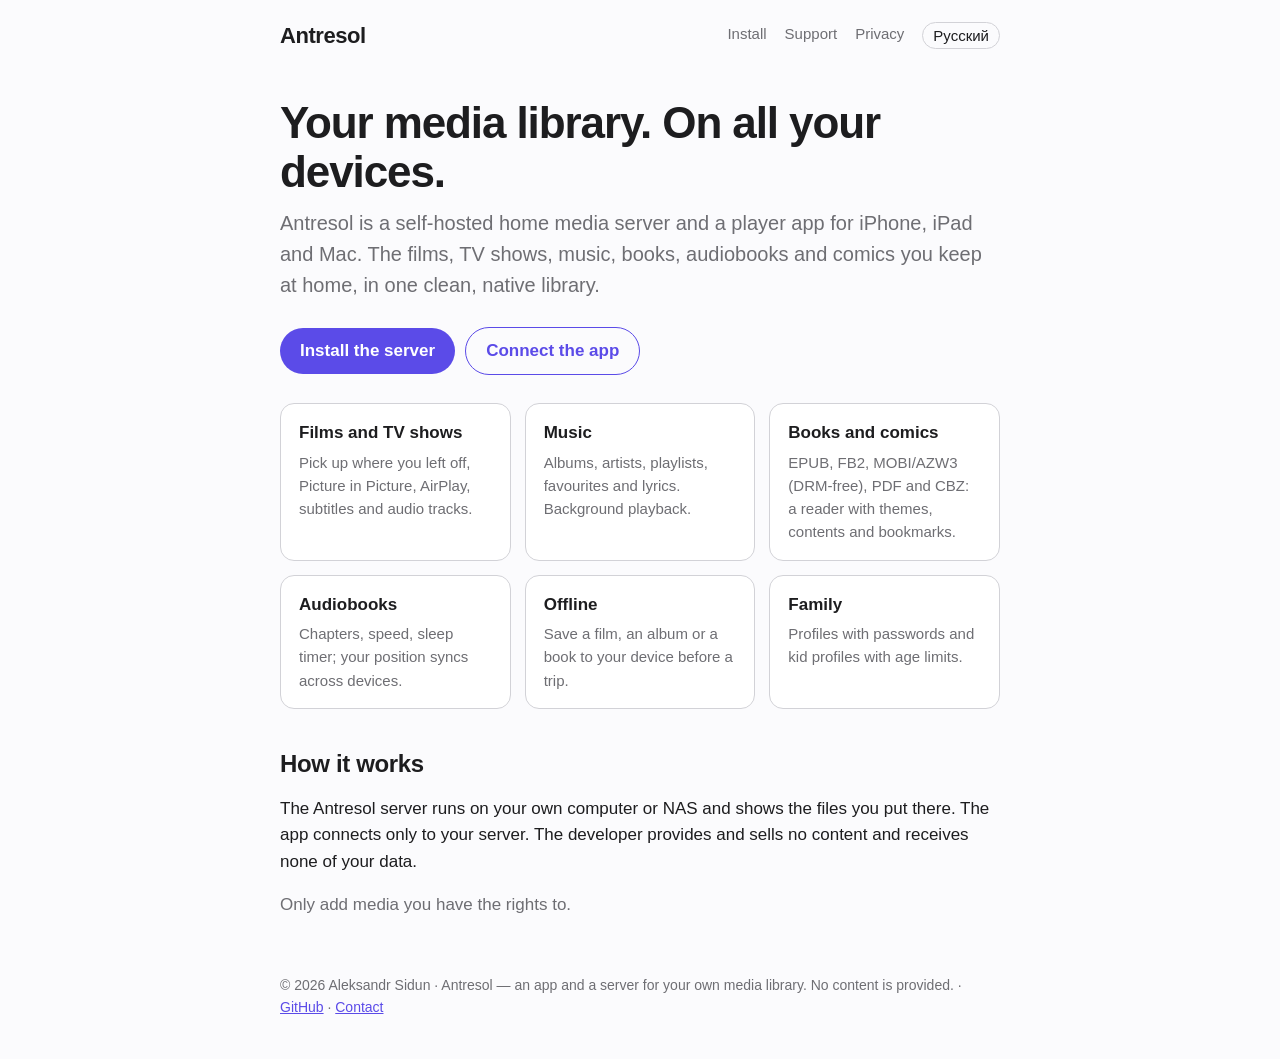
<file: docs/index.html>
<!doctype html>
<html lang="en"><head><meta charset="utf-8"><meta name="viewport" content="width=device-width,initial-scale=1">
<title>Antresol — your home media library</title><meta name="description" content="A self-hosted home media server and a player app for iPhone, iPad and Mac.">
<link rel="alternate" hreflang="en" href="https://sidun-av.github.io/antresol/index.html"><link rel="alternate" hreflang="ru" href="https://sidun-av.github.io/antresol/ru/index.html">
<link rel="stylesheet" href="style.css"></head>
<body><header><a class="brand" href="index.html">Antresol</a><nav><a href="install.html">Install</a><a href="support.html">Support</a><a href="privacy.html">Privacy</a><a class="lang" href="ru/index.html" hreflang="ru" lang="ru">Русский</a></nav></header>
<main>
<h1>Your media library. On all your devices.</h1>
<p class="lead">Antresol is a self-hosted home media server and a player app for iPhone, iPad and Mac. The films, TV shows, music, books, audiobooks and comics you keep at home, in one clean, native library.</p>
<p><a class="btn" href="install.html">Install the server</a><a class="btn secondary" href="support.html">Connect the app</a></p>
<div class="grid">
<div class="card"><h3>Films and TV shows</h3><p>Pick up where you left off, Picture in Picture, AirPlay, subtitles and audio tracks.</p></div>
<div class="card"><h3>Music</h3><p>Albums, artists, playlists, favourites and lyrics. Background playback.</p></div>
<div class="card"><h3>Books and comics</h3><p>EPUB, FB2, MOBI/AZW3 (DRM-free), PDF and CBZ: a reader with themes, contents and bookmarks.</p></div>
<div class="card"><h3>Audiobooks</h3><p>Chapters, speed, sleep timer; your position syncs across devices.</p></div>
<div class="card"><h3>Offline</h3><p>Save a film, an album or a book to your device before a trip.</p></div>
<div class="card"><h3>Family</h3><p>Profiles with passwords and kid profiles with age limits.</p></div>
</div>
<h2>How it works</h2>
<p>The Antresol server runs on your own computer or NAS and shows the files you put there. The app connects only to your server. The developer provides and sells no content and receives none of your data.</p>
<p class="muted">Only add media you have the rights to.</p>
</main>
<footer>© 2026 Aleksandr Sidun · Antresol — an app and a server for your own media library. No content is provided. · <a href="https://github.com/sidun-av/antresol">GitHub</a> · <a href="https://github.com/sidun-av/antresol/issues">Contact</a></footer>
</body></html>
</file>
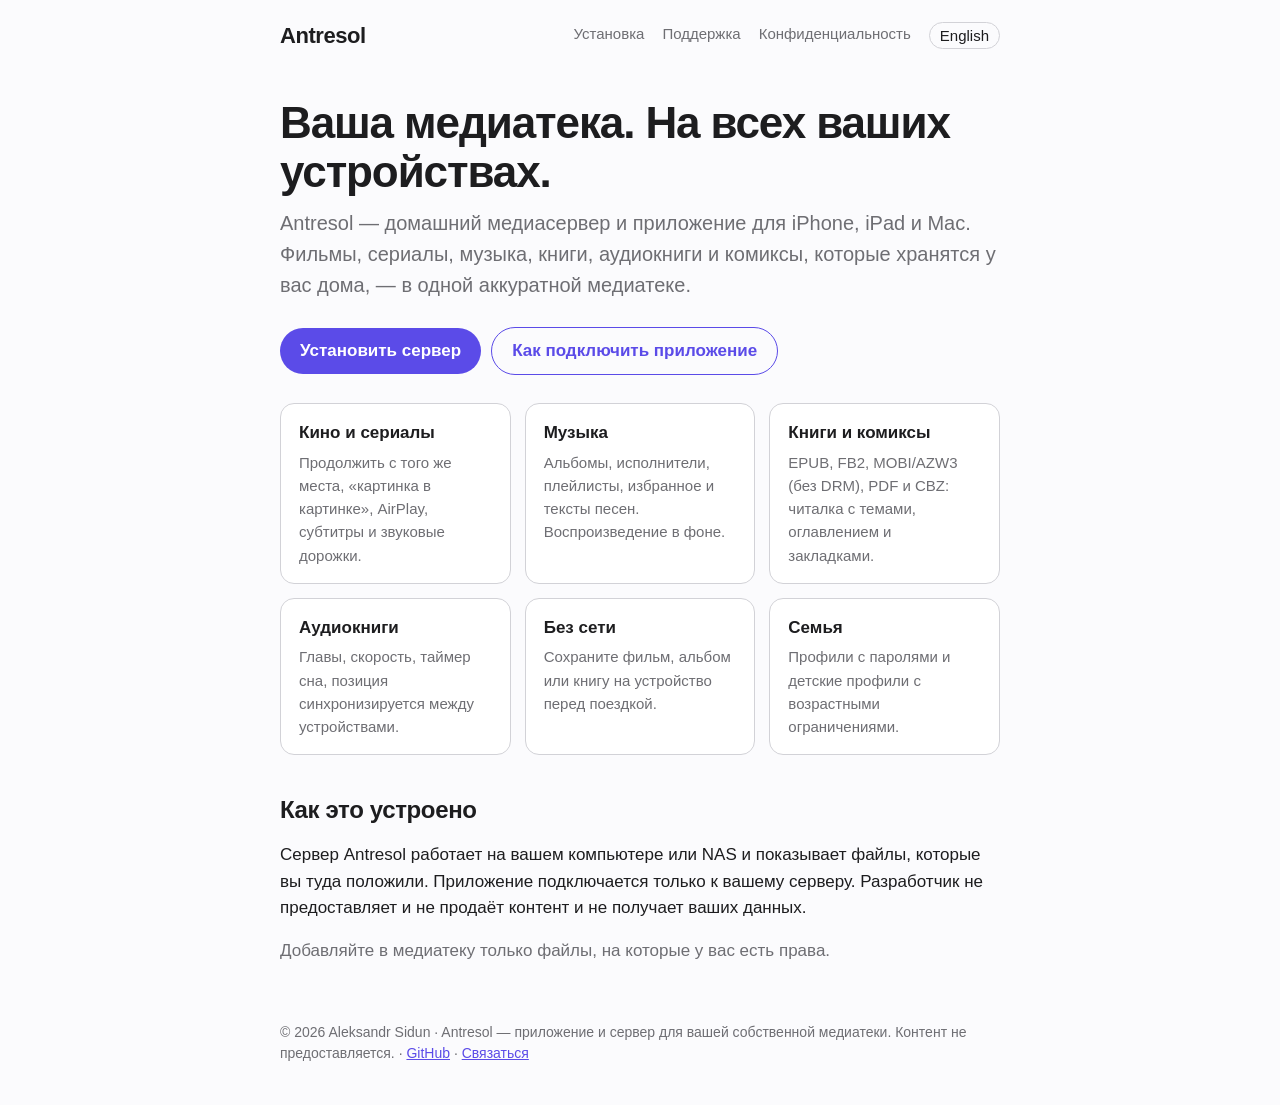
<file: docs/ru/index.html>
<!doctype html>
<html lang="ru"><head><meta charset="utf-8"><meta name="viewport" content="width=device-width,initial-scale=1">
<title>Antresol — домашняя медиатека</title><meta name="description" content="Домашний медиасервер и приложение для iPhone, iPad и Mac.">
<link rel="alternate" hreflang="en" href="https://sidun-av.github.io/antresol/index.html"><link rel="alternate" hreflang="ru" href="https://sidun-av.github.io/antresol/ru/index.html">
<link rel="stylesheet" href="../style.css"></head>
<body><header><a class="brand" href="index.html">Antresol</a><nav><a href="install.html">Установка</a><a href="support.html">Поддержка</a><a href="privacy.html">Конфиденциальность</a><a class="lang" href="../index.html" hreflang="en" lang="en">English</a></nav></header>
<main>
<h1>Ваша медиатека. На всех ваших устройствах.</h1>
<p class="lead">Antresol — домашний медиасервер и приложение для iPhone, iPad и Mac. Фильмы, сериалы, музыка, книги, аудиокниги и комиксы, которые хранятся у вас дома, — в одной аккуратной медиатеке.</p>
<p><a class="btn" href="install.html">Установить сервер</a><a class="btn secondary" href="support.html">Как подключить приложение</a></p>
<div class="grid">
<div class="card"><h3>Кино и сериалы</h3><p>Продолжить с того же места, «картинка в картинке», AirPlay, субтитры и звуковые дорожки.</p></div>
<div class="card"><h3>Музыка</h3><p>Альбомы, исполнители, плейлисты, избранное и тексты песен. Воспроизведение в фоне.</p></div>
<div class="card"><h3>Книги и комиксы</h3><p>EPUB, FB2, MOBI/AZW3 (без DRM), PDF и CBZ: читалка с темами, оглавлением и закладками.</p></div>
<div class="card"><h3>Аудиокниги</h3><p>Главы, скорость, таймер сна, позиция синхронизируется между устройствами.</p></div>
<div class="card"><h3>Без сети</h3><p>Сохраните фильм, альбом или книгу на устройство перед поездкой.</p></div>
<div class="card"><h3>Семья</h3><p>Профили с паролями и детские профили с возрастными ограничениями.</p></div>
</div>
<h2>Как это устроено</h2>
<p>Сервер Antresol работает на вашем компьютере или NAS и показывает файлы, которые вы туда положили. Приложение подключается только к вашему серверу. Разработчик не предоставляет и не продаёт контент и не получает ваших данных.</p>
<p class="muted">Добавляйте в медиатеку только файлы, на которые у вас есть права.</p>
</main>
<footer>© 2026 Aleksandr Sidun · Antresol — приложение и сервер для вашей собственной медиатеки. Контент не предоставляется. · <a href="https://github.com/sidun-av/antresol">GitHub</a> · <a href="https://github.com/sidun-av/antresol/issues">Связаться</a></footer>
</body></html>
</file>
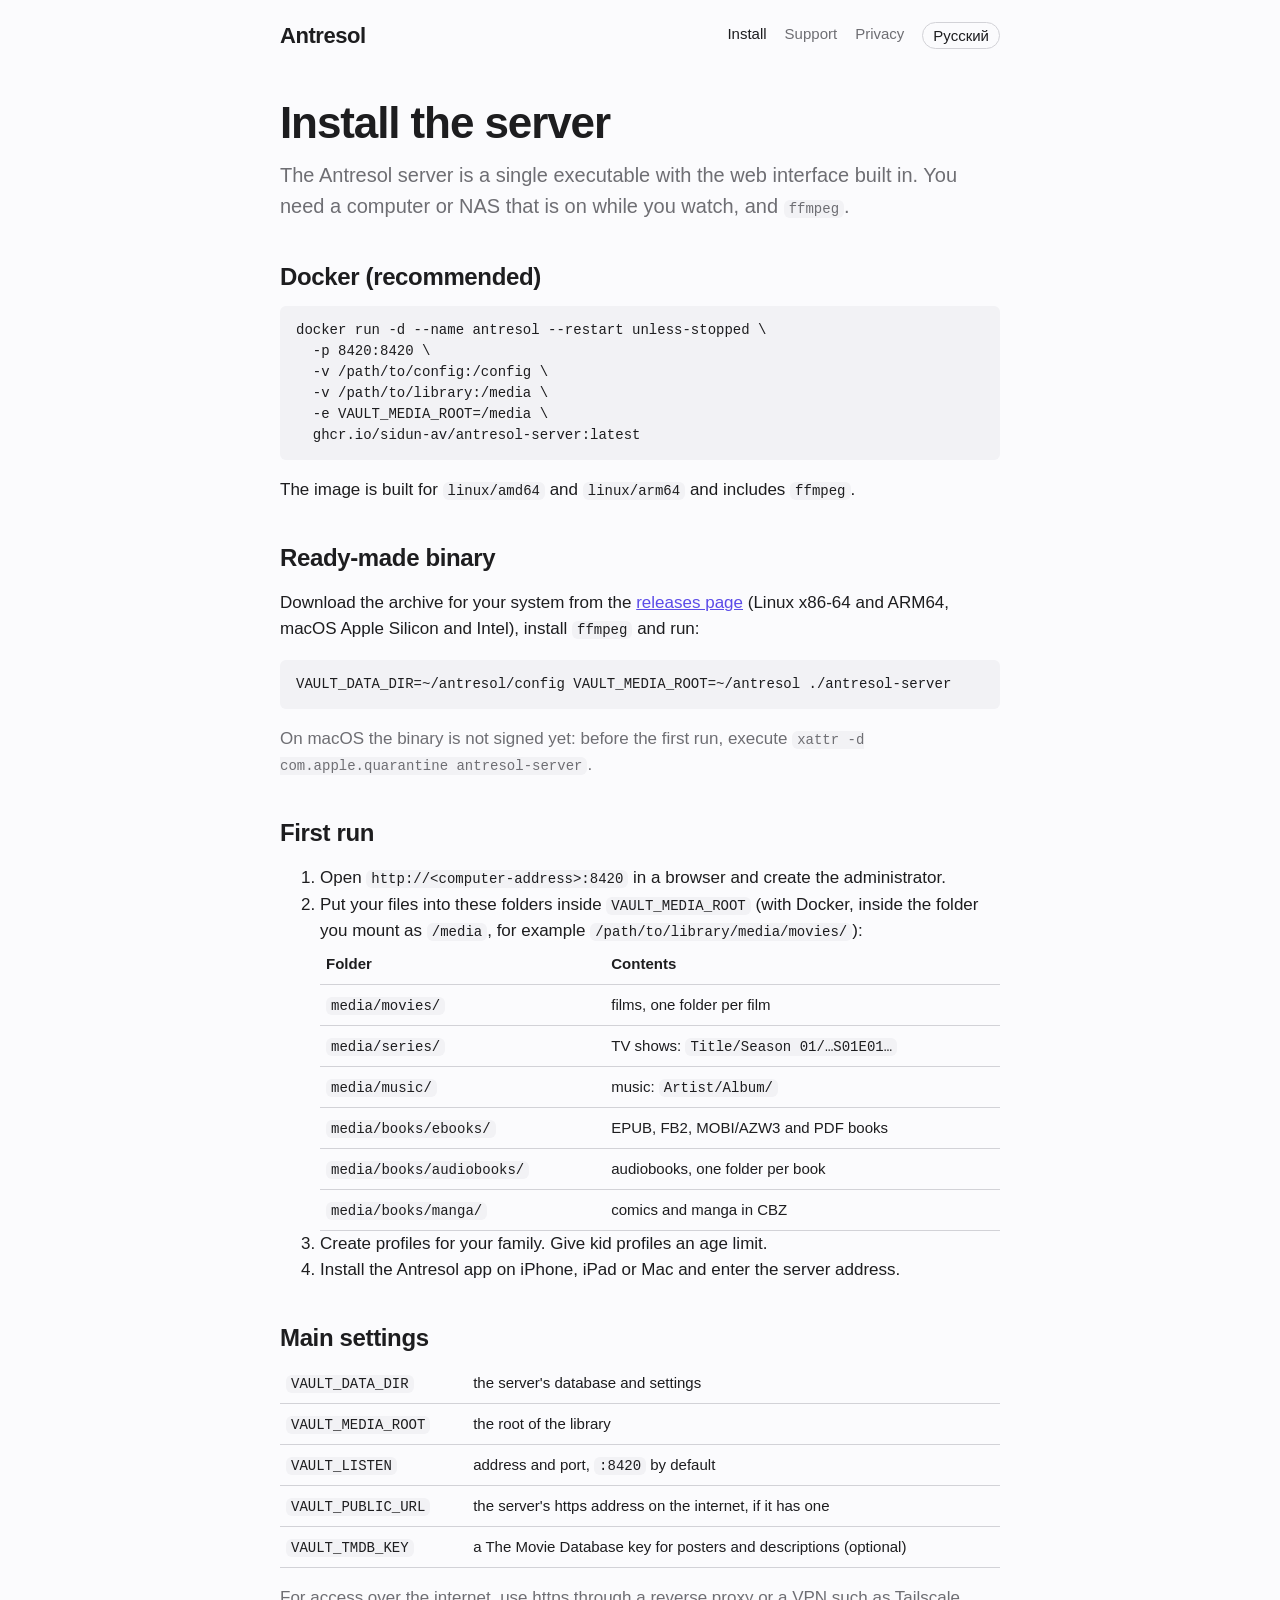
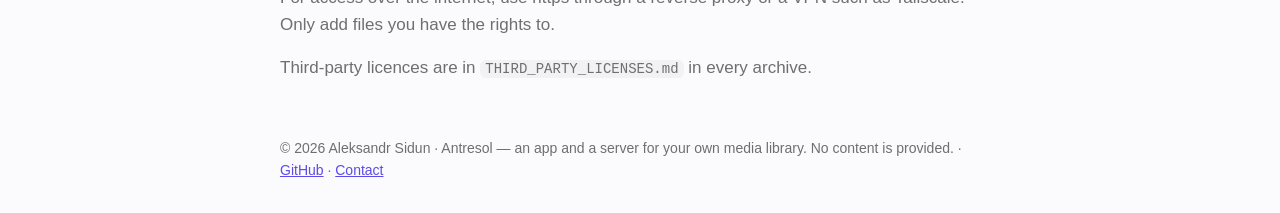
<file: docs/install.html>
<!doctype html>
<html lang="en"><head><meta charset="utf-8"><meta name="viewport" content="width=device-width,initial-scale=1">
<title>Install the server — Antresol</title><meta name="description" content="How to install the Antresol server: Docker or a ready-made binary.">
<link rel="alternate" hreflang="en" href="https://sidun-av.github.io/antresol/install.html"><link rel="alternate" hreflang="ru" href="https://sidun-av.github.io/antresol/ru/install.html">
<link rel="stylesheet" href="style.css"></head>
<body><header><a class="brand" href="index.html">Antresol</a><nav><a href="install.html" aria-current="page">Install</a><a href="support.html">Support</a><a href="privacy.html">Privacy</a><a class="lang" href="ru/install.html" hreflang="ru" lang="ru">Русский</a></nav></header>
<main>
<h1>Install the server</h1>
<p class="lead">The Antresol server is a single executable with the web interface built in. You need a computer or NAS that is on while you watch, and <code>ffmpeg</code>.</p>
<h2>Docker (recommended)</h2>
<pre>docker run -d --name antresol --restart unless-stopped \
  -p 8420:8420 \
  -v /path/to/config:/config \
  -v /path/to/library:/media \
  -e VAULT_MEDIA_ROOT=/media \
  ghcr.io/sidun-av/antresol-server:latest</pre>
<p>The image is built for <code>linux/amd64</code> and <code>linux/arm64</code> and includes <code>ffmpeg</code>.</p>
<h2>Ready-made binary</h2>
<p>Download the archive for your system from the <a href="https://github.com/sidun-av/antresol/releases/latest">releases page</a> (Linux x86-64 and ARM64, macOS Apple Silicon and Intel), install <code>ffmpeg</code> and run:</p>
<pre>VAULT_DATA_DIR=~/antresol/config VAULT_MEDIA_ROOT=~/antresol ./antresol-server</pre>
<p class="muted">On macOS the binary is not signed yet: before the first run, execute <code>xattr -d com.apple.quarantine antresol-server</code>.</p>
<h2>First run</h2>
<ol>
<li>Open <code>http://&lt;computer-address&gt;:8420</code> in a browser and create the administrator.</li>
<li>Put your files into these folders inside <code>VAULT_MEDIA_ROOT</code> (with Docker, inside the folder you mount as <code>/media</code>, for example <code>/path/to/library/media/movies/</code>):
<table><tr><th>Folder</th><th>Contents</th></tr>
<tr><td><code>media/movies/</code></td><td>films, one folder per film</td></tr>
<tr><td><code>media/series/</code></td><td>TV shows: <code>Title/Season 01/…S01E01…</code></td></tr>
<tr><td><code>media/music/</code></td><td>music: <code>Artist/Album/</code></td></tr>
<tr><td><code>media/books/ebooks/</code></td><td>EPUB, FB2, MOBI/AZW3 and PDF books</td></tr>
<tr><td><code>media/books/audiobooks/</code></td><td>audiobooks, one folder per book</td></tr>
<tr><td><code>media/books/manga/</code></td><td>comics and manga in CBZ</td></tr></table></li>
<li>Create profiles for your family. Give kid profiles an age limit.</li>
<li>Install the Antresol app on iPhone, iPad or Mac and enter the server address.</li>
</ol>
<h2>Main settings</h2>
<table>
<tr><td><code>VAULT_DATA_DIR</code></td><td>the server's database and settings</td></tr>
<tr><td><code>VAULT_MEDIA_ROOT</code></td><td>the root of the library</td></tr>
<tr><td><code>VAULT_LISTEN</code></td><td>address and port, <code>:8420</code> by default</td></tr>
<tr><td><code>VAULT_PUBLIC_URL</code></td><td>the server's https address on the internet, if it has one</td></tr>
<tr><td><code>VAULT_TMDB_KEY</code></td><td>a The Movie Database key for posters and descriptions (optional)</td></tr>
</table>
<p class="muted">For access over the internet, use https through a reverse proxy or a VPN such as Tailscale. Only add files you have the rights to.</p>
<p class="muted">Third-party licences are in <code>THIRD_PARTY_LICENSES.md</code> in every archive.</p>
</main>
<footer>© 2026 Aleksandr Sidun · Antresol — an app and a server for your own media library. No content is provided. · <a href="https://github.com/sidun-av/antresol">GitHub</a> · <a href="https://github.com/sidun-av/antresol/issues">Contact</a></footer>
</body></html>
</file>
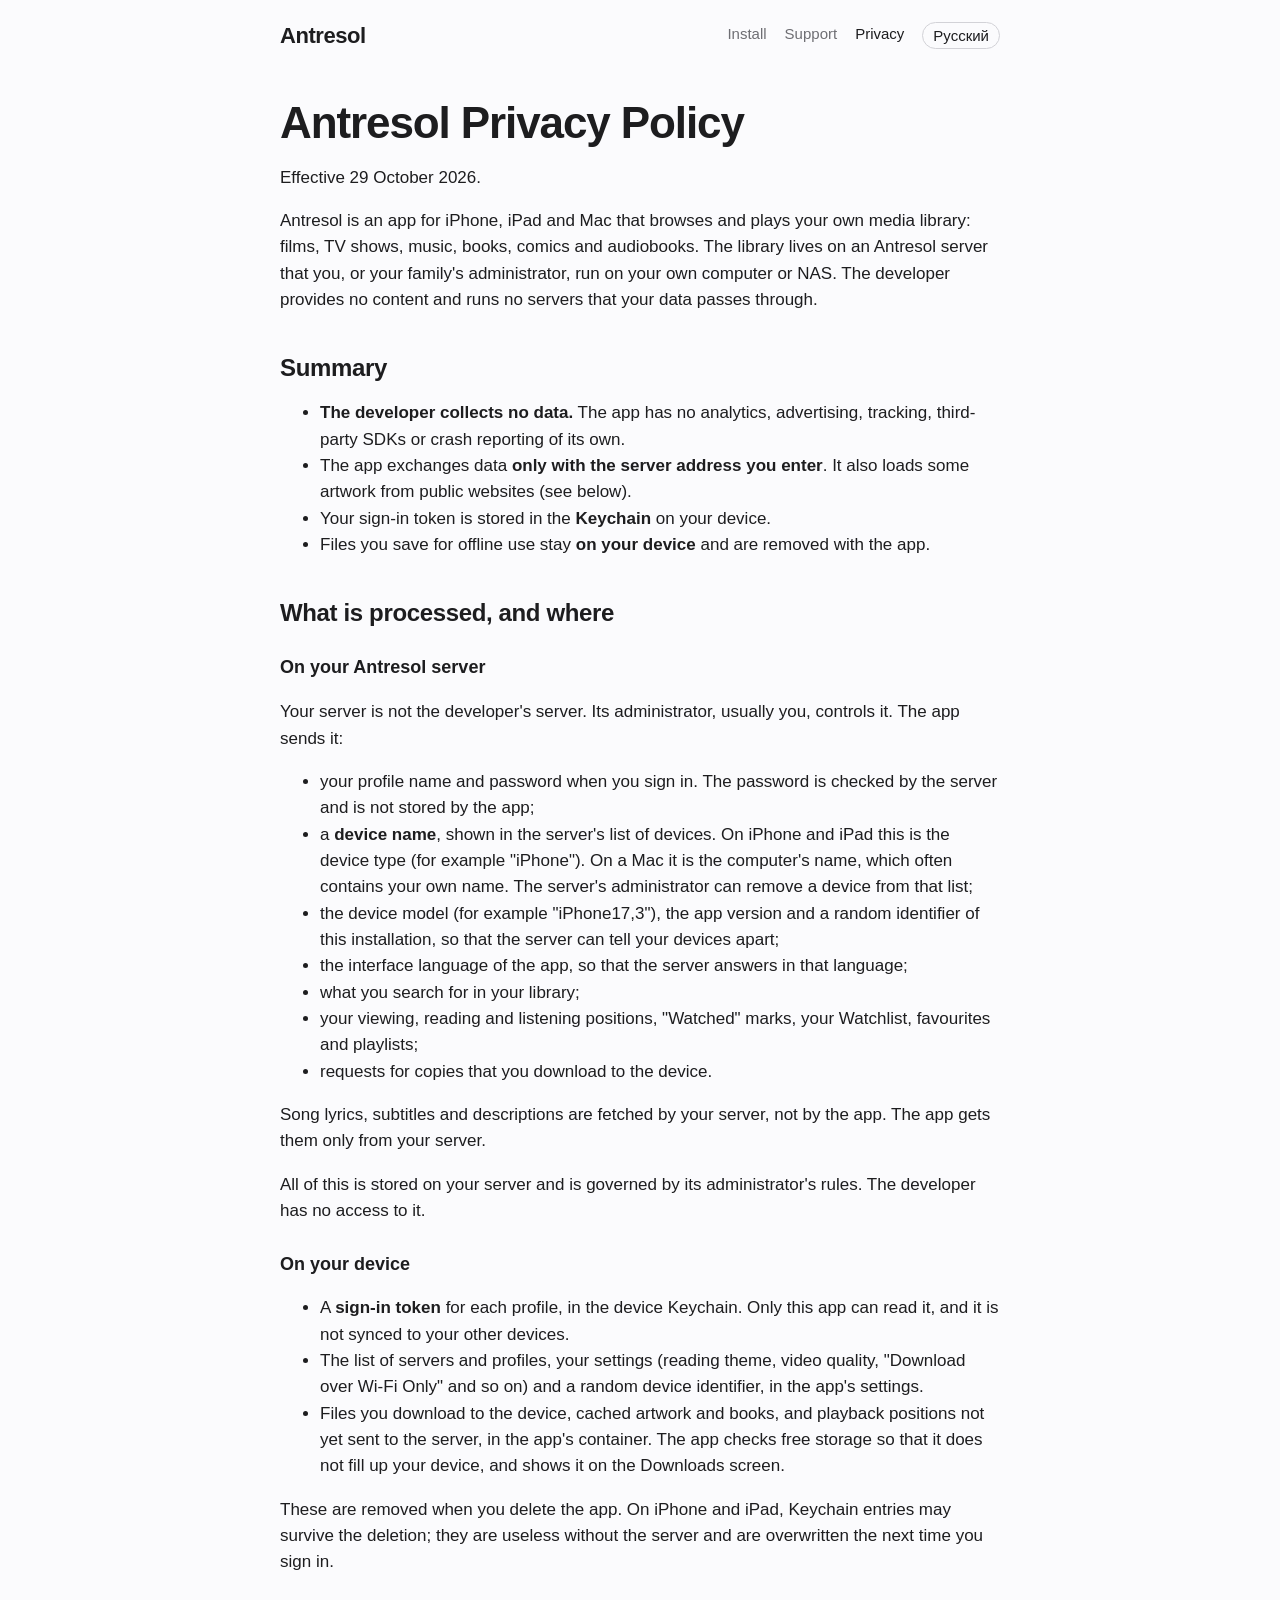
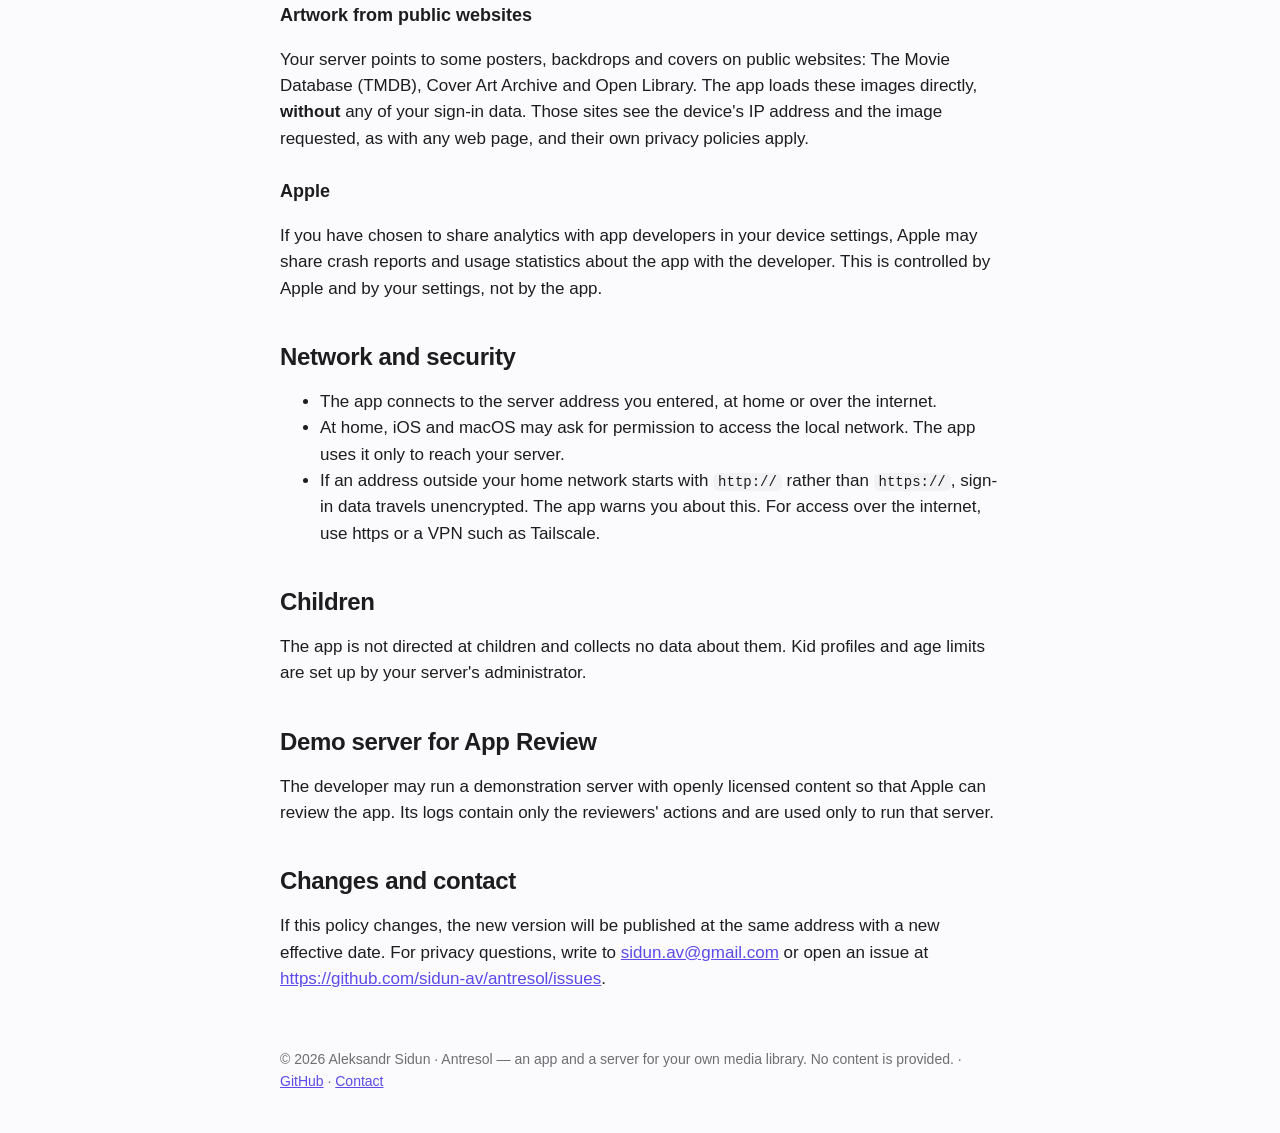
<file: docs/privacy.html>
<!doctype html>
<html lang="en"><head><meta charset="utf-8"><meta name="viewport" content="width=device-width,initial-scale=1">
<title>Privacy Policy — Antresol</title><meta name="description" content="Privacy policy of the Antresol app.">
<link rel="alternate" hreflang="en" href="https://sidun-av.github.io/antresol/privacy.html"><link rel="alternate" hreflang="ru" href="https://sidun-av.github.io/antresol/ru/privacy.html">
<link rel="stylesheet" href="style.css"></head>
<body><header><a class="brand" href="index.html">Antresol</a><nav><a href="install.html">Install</a><a href="support.html">Support</a><a href="privacy.html" aria-current="page">Privacy</a><a class="lang" href="ru/privacy.html" hreflang="ru" lang="ru">Русский</a></nav></header>
<main>
<h1>Antresol Privacy Policy</h1>
<p>Effective 29 October 2026.</p>
<p>Antresol is an app for iPhone, iPad and Mac that browses and plays your own media library: films, TV shows, music, books, comics and audiobooks. The library lives on an Antresol server that you, or your family's administrator, run on your own computer or NAS. The developer provides no content and runs no servers that your data passes through.</p>
<h2>Summary</h2>
<ul>
<li><strong>The developer collects no data.</strong> The app has no analytics, advertising, tracking, third-party SDKs or crash reporting of its own.</li>
<li>The app exchanges data <strong>only with the server address you enter</strong>. It also loads some artwork from public websites (see below).</li>
<li>Your sign-in token is stored in the <strong>Keychain</strong> on your device.</li>
<li>Files you save for offline use stay <strong>on your device</strong> and are removed with the app.</li>
</ul>
<h2>What is processed, and where</h2>
<h3>On your Antresol server</h3>
<p>Your server is not the developer's server. Its administrator, usually you, controls it. The app sends it:</p>
<ul>
<li>your profile name and password when you sign in. The password is checked by the server and is not stored by the app;</li>
<li>a <strong>device name</strong>, shown in the server's list of devices. On iPhone and iPad this is the device type (for example "iPhone"). On a Mac it is the computer's name, which often contains your own name. The server's administrator can remove a device from that list;</li>
<li>the device model (for example "iPhone17,3"), the app version and a random identifier of this installation, so that the server can tell your devices apart;</li>
<li>the interface language of the app, so that the server answers in that language;</li>
<li>what you search for in your library;</li>
<li>your viewing, reading and listening positions, "Watched" marks, your Watchlist, favourites and playlists;</li>
<li>requests for copies that you download to the device.</li>
</ul>
<p>Song lyrics, subtitles and descriptions are fetched by your server, not by the app. The app gets them only from your server.</p>
<p>All of this is stored on your server and is governed by its administrator's rules. The developer has no access to it.</p>
<h3>On your device</h3>
<ul>
<li>A <strong>sign-in token</strong> for each profile, in the device Keychain. Only this app can read it, and it is not synced to your other devices.</li>
<li>The list of servers and profiles, your settings (reading theme, video quality, "Download over Wi-Fi Only" and so on) and a random device identifier, in the app's settings.</li>
<li>Files you download to the device, cached artwork and books, and playback positions not yet sent to the server, in the app's container. The app checks free storage so that it does not fill up your device, and shows it on the Downloads screen.</li>
</ul>
<p>These are removed when you delete the app. On iPhone and iPad, Keychain entries may survive the deletion; they are useless without the server and are overwritten the next time you sign in.</p>
<h3>Artwork from public websites</h3>
<p>Your server points to some posters, backdrops and covers on public websites: The Movie Database (TMDB), Cover Art Archive and Open Library. The app loads these images directly, <strong>without</strong> any of your sign-in data. Those sites see the device's IP address and the image requested, as with any web page, and their own privacy policies apply.</p>
<h3>Apple</h3>
<p>If you have chosen to share analytics with app developers in your device settings, Apple may share crash reports and usage statistics about the app with the developer. This is controlled by Apple and by your settings, not by the app.</p>
<h2>Network and security</h2>
<ul>
<li>The app connects to the server address you entered, at home or over the internet.</li>
<li>At home, iOS and macOS may ask for permission to access the local network. The app uses it only to reach your server.</li>
<li>If an address outside your home network starts with <code>http://</code> rather than <code>https://</code>, sign-in data travels unencrypted. The app warns you about this. For access over the internet, use https or a VPN such as Tailscale.</li>
</ul>
<h2>Children</h2>
<p>The app is not directed at children and collects no data about them. Kid profiles and age limits are set up by your server's administrator.</p>
<h2>Demo server for App Review</h2>
<p>The developer may run a demonstration server with openly licensed content so that Apple can review the app. Its logs contain only the reviewers' actions and are used only to run that server.</p>
<h2>Changes and contact</h2>
<p>If this policy changes, the new version will be published at the same address with a new effective date. For privacy questions, write to <a href="mailto:sidun.av@gmail.com">sidun.av@gmail.com</a> or open an issue at <a href="https://github.com/sidun-av/antresol/issues">https://github.com/sidun-av/antresol/issues</a>.</p>
</main>
<footer>© 2026 Aleksandr Sidun · Antresol — an app and a server for your own media library. No content is provided. · <a href="https://github.com/sidun-av/antresol">GitHub</a> · <a href="https://github.com/sidun-av/antresol/issues">Contact</a></footer>
</body></html>
</file>
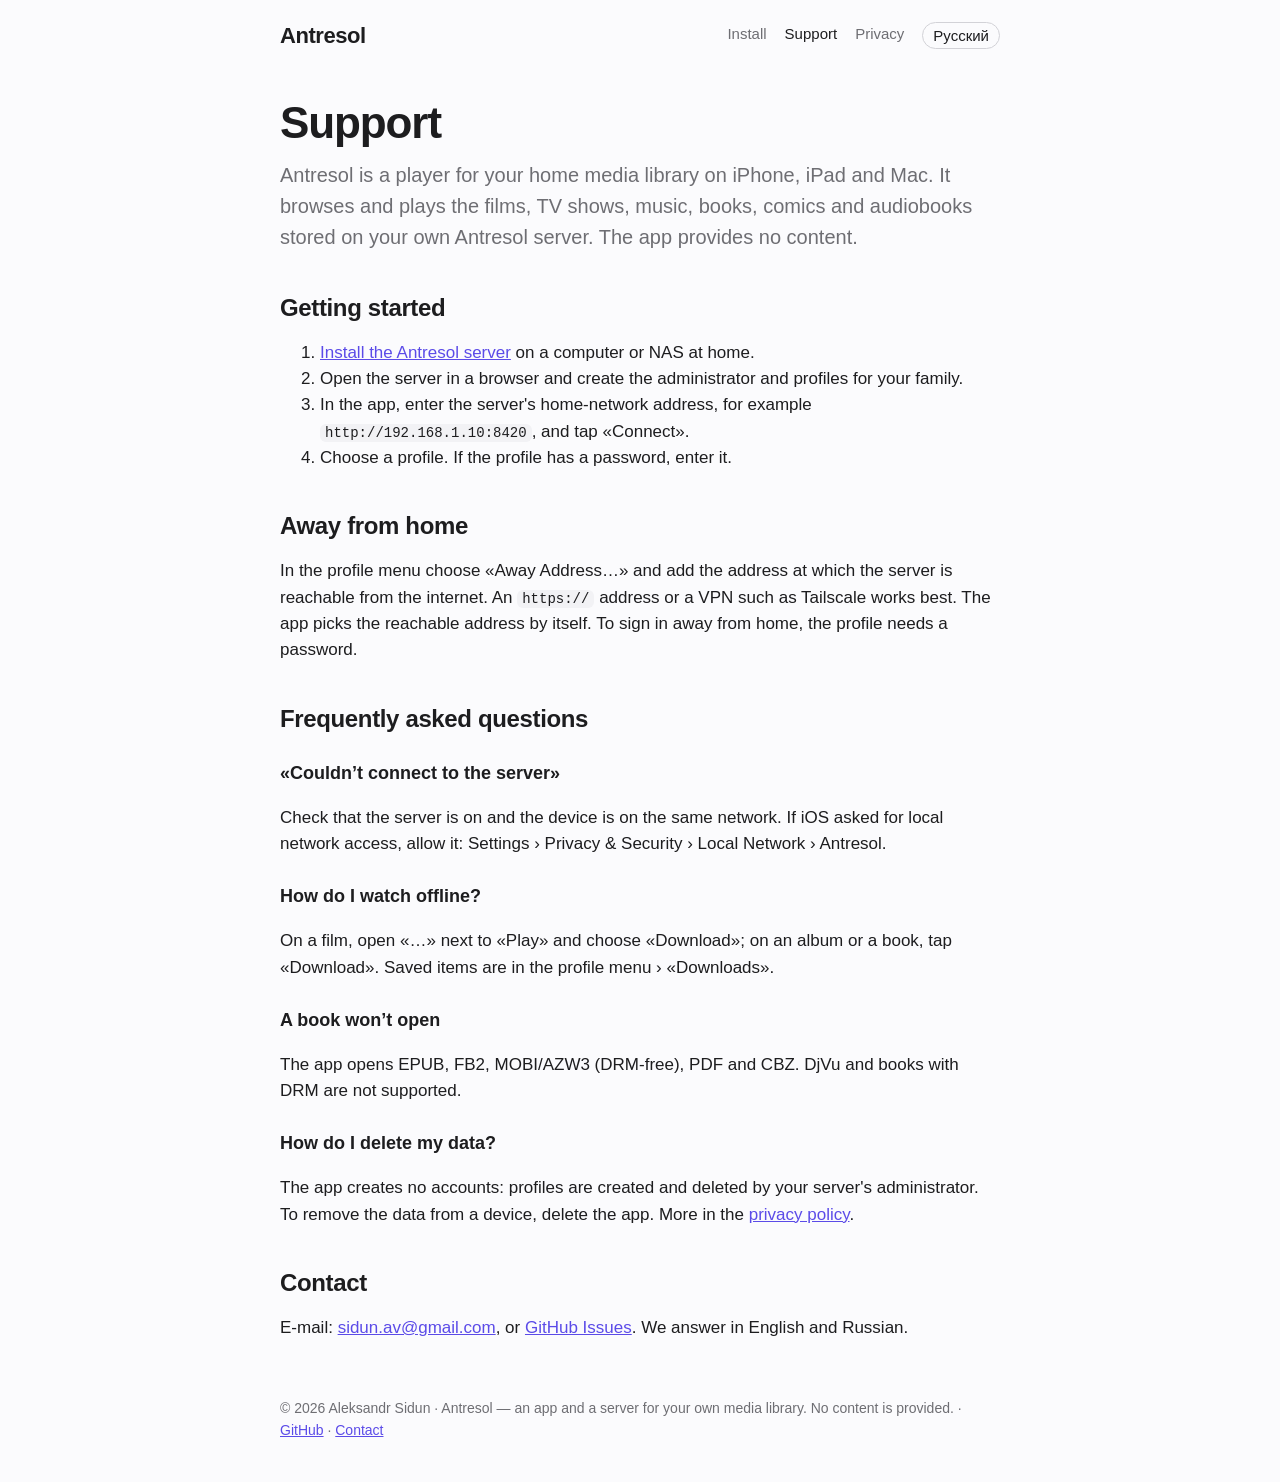
<file: docs/support.html>
<!doctype html>
<html lang="en"><head><meta charset="utf-8"><meta name="viewport" content="width=device-width,initial-scale=1">
<title>Support — Antresol</title><meta name="description" content="How to connect the Antresol app to your own server.">
<link rel="alternate" hreflang="en" href="https://sidun-av.github.io/antresol/support.html"><link rel="alternate" hreflang="ru" href="https://sidun-av.github.io/antresol/ru/support.html">
<link rel="stylesheet" href="style.css"></head>
<body><header><a class="brand" href="index.html">Antresol</a><nav><a href="install.html">Install</a><a href="support.html" aria-current="page">Support</a><a href="privacy.html">Privacy</a><a class="lang" href="ru/support.html" hreflang="ru" lang="ru">Русский</a></nav></header>
<main>
<h1>Support</h1>
<p class="lead">Antresol is a player for your home media library on iPhone, iPad and Mac. It browses and plays the films, TV shows, music, books, comics and audiobooks stored on your own Antresol server. The app provides no content.</p>
<h2>Getting started</h2>
<ol>
<li><a href="install.html">Install the Antresol server</a> on a computer or NAS at home.</li>
<li>Open the server in a browser and create the administrator and profiles for your family.</li>
<li>In the app, enter the server's home-network address, for example <code>http://192.168.1.10:8420</code>, and tap «Connect».</li>
<li>Choose a profile. If the profile has a password, enter it.</li>
</ol>
<h2>Away from home</h2>
<p>In the profile menu choose «Away Address…» and add the address at which the server is reachable from the internet. An <code>https://</code> address or a VPN such as Tailscale works best. The app picks the reachable address by itself. To sign in away from home, the profile needs a password.</p>
<h2>Frequently asked questions</h2>
<h3>«Couldn’t connect to the server»</h3>
<p>Check that the server is on and the device is on the same network. If iOS asked for local network access, allow it: Settings › Privacy &amp; Security › Local Network › Antresol.</p>
<h3>How do I watch offline?</h3>
<p>On a film, open «…» next to «Play» and choose «Download»; on an album or a book, tap «Download». Saved items are in the profile menu › «Downloads».</p>
<h3>A book won’t open</h3>
<p>The app opens EPUB, FB2, MOBI/AZW3 (DRM-free), PDF and CBZ. DjVu and books with DRM are not supported.</p>
<h3>How do I delete my data?</h3>
<p>The app creates no accounts: profiles are created and deleted by your server's administrator. To remove the data from a device, delete the app. More in the <a href="privacy.html">privacy policy</a>.</p>
<h2>Contact</h2>
<p>E-mail: <a href="mailto:sidun.av@gmail.com">sidun.av@gmail.com</a>, or <a href="https://github.com/sidun-av/antresol/issues">GitHub Issues</a>. We answer in English and Russian.</p>
</main>
<footer>© 2026 Aleksandr Sidun · Antresol — an app and a server for your own media library. No content is provided. · <a href="https://github.com/sidun-av/antresol">GitHub</a> · <a href="https://github.com/sidun-av/antresol/issues">Contact</a></footer>
</body></html>
</file>
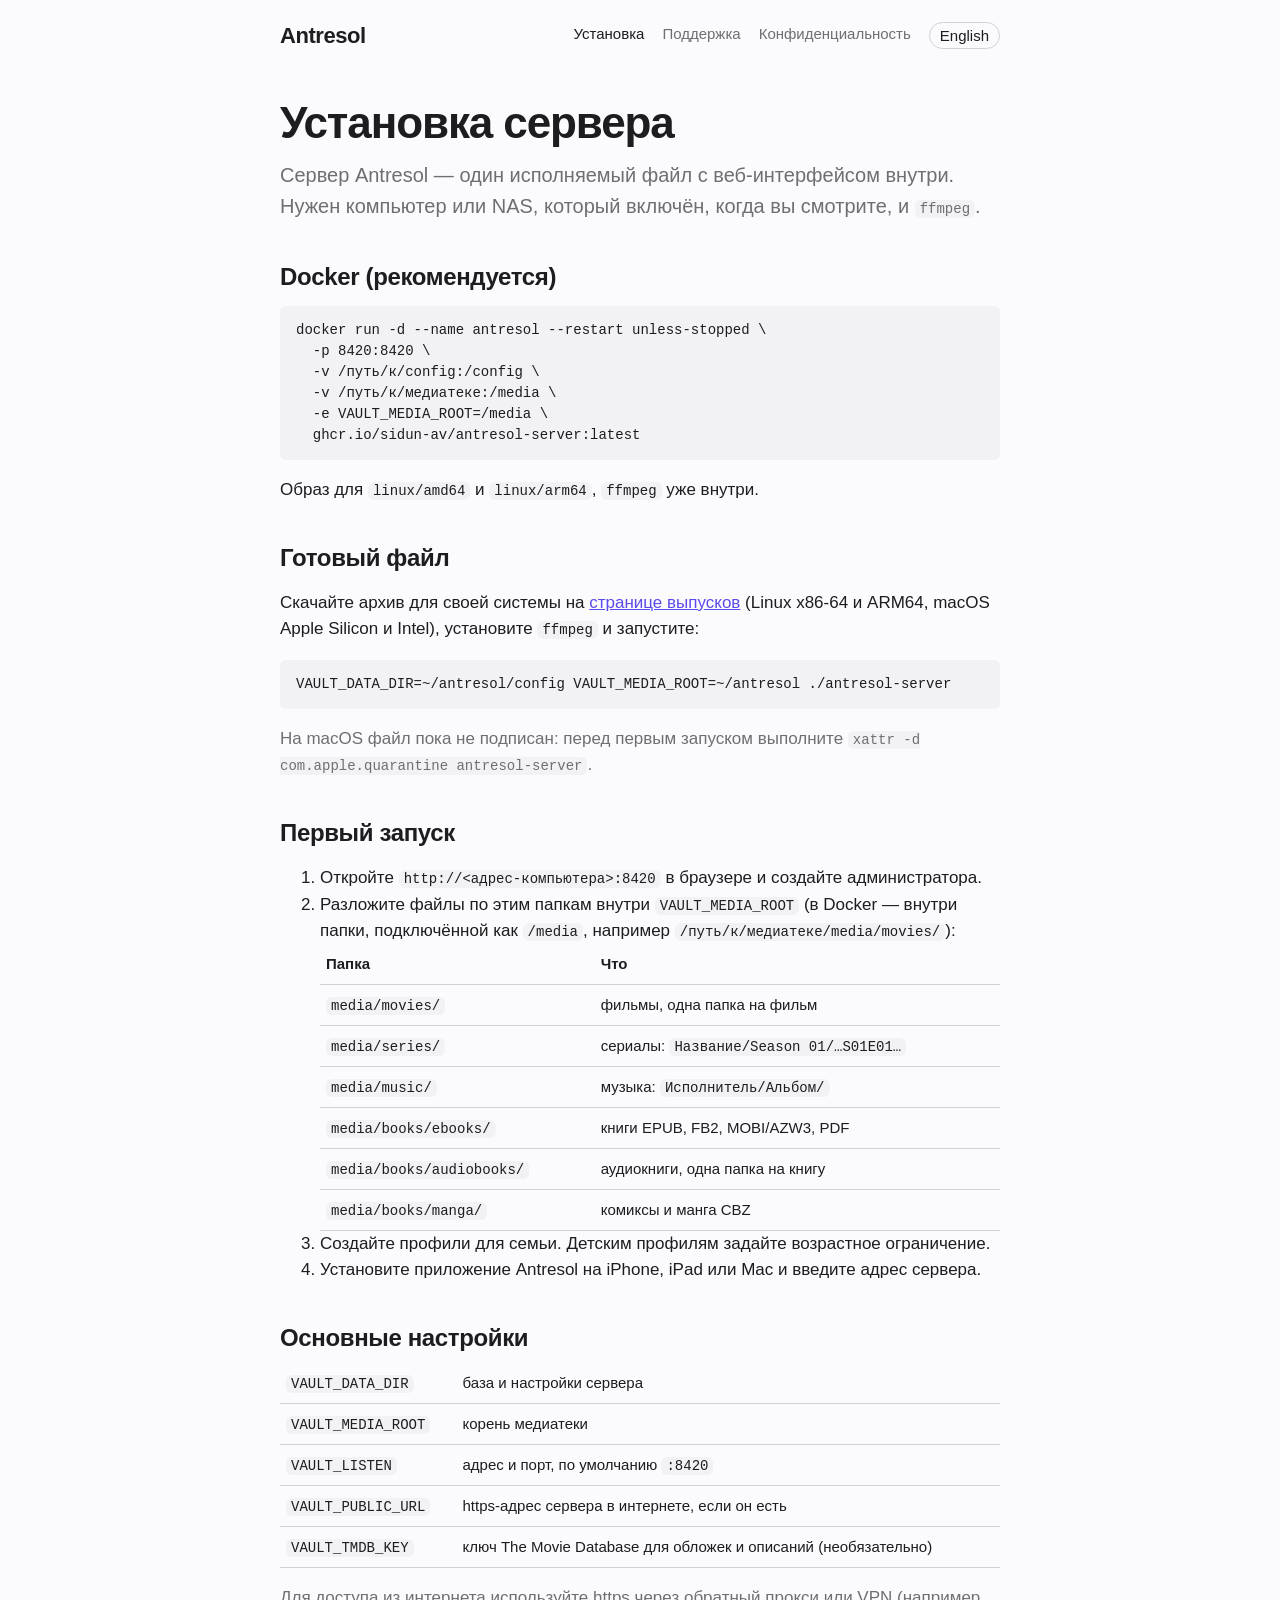
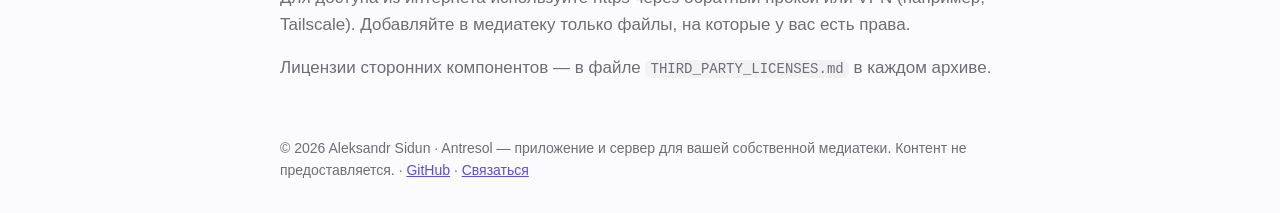
<file: docs/ru/install.html>
<!doctype html>
<html lang="ru"><head><meta charset="utf-8"><meta name="viewport" content="width=device-width,initial-scale=1">
<title>Установка сервера — Antresol</title><meta name="description" content="Как установить сервер Antresol: Docker или готовый файл.">
<link rel="alternate" hreflang="en" href="https://sidun-av.github.io/antresol/install.html"><link rel="alternate" hreflang="ru" href="https://sidun-av.github.io/antresol/ru/install.html">
<link rel="stylesheet" href="../style.css"></head>
<body><header><a class="brand" href="index.html">Antresol</a><nav><a href="install.html" aria-current="page">Установка</a><a href="support.html">Поддержка</a><a href="privacy.html">Конфиденциальность</a><a class="lang" href="../install.html" hreflang="en" lang="en">English</a></nav></header>
<main>
<h1>Установка сервера</h1>
<p class="lead">Сервер Antresol — один исполняемый файл с веб-интерфейсом внутри. Нужен компьютер или NAS, который включён, когда вы смотрите, и <code>ffmpeg</code>.</p>
<h2>Docker (рекомендуется)</h2>
<pre>docker run -d --name antresol --restart unless-stopped \
  -p 8420:8420 \
  -v /путь/к/config:/config \
  -v /путь/к/медиатеке:/media \
  -e VAULT_MEDIA_ROOT=/media \
  ghcr.io/sidun-av/antresol-server:latest</pre>
<p>Образ для <code>linux/amd64</code> и <code>linux/arm64</code>, <code>ffmpeg</code> уже внутри.</p>
<h2>Готовый файл</h2>
<p>Скачайте архив для своей системы на <a href="https://github.com/sidun-av/antresol/releases/latest">странице выпусков</a> (Linux x86-64 и ARM64, macOS Apple Silicon и Intel), установите <code>ffmpeg</code> и запустите:</p>
<pre>VAULT_DATA_DIR=~/antresol/config VAULT_MEDIA_ROOT=~/antresol ./antresol-server</pre>
<p class="muted">На macOS файл пока не подписан: перед первым запуском выполните <code>xattr -d com.apple.quarantine antresol-server</code>.</p>
<h2>Первый запуск</h2>
<ol>
<li>Откройте <code>http://&lt;адрес-компьютера&gt;:8420</code> в браузере и создайте администратора.</li>
<li>Разложите файлы по этим папкам внутри <code>VAULT_MEDIA_ROOT</code> (в Docker — внутри папки, подключённой как <code>/media</code>, например <code>/путь/к/медиатеке/media/movies/</code>):
<table><tr><th>Папка</th><th>Что</th></tr>
<tr><td><code>media/movies/</code></td><td>фильмы, одна папка на фильм</td></tr>
<tr><td><code>media/series/</code></td><td>сериалы: <code>Название/Season 01/…S01E01…</code></td></tr>
<tr><td><code>media/music/</code></td><td>музыка: <code>Исполнитель/Альбом/</code></td></tr>
<tr><td><code>media/books/ebooks/</code></td><td>книги EPUB, FB2, MOBI/AZW3, PDF</td></tr>
<tr><td><code>media/books/audiobooks/</code></td><td>аудиокниги, одна папка на книгу</td></tr>
<tr><td><code>media/books/manga/</code></td><td>комиксы и манга CBZ</td></tr></table></li>
<li>Создайте профили для семьи. Детским профилям задайте возрастное ограничение.</li>
<li>Установите приложение Antresol на iPhone, iPad или Mac и введите адрес сервера.</li>
</ol>
<h2>Основные настройки</h2>
<table>
<tr><td><code>VAULT_DATA_DIR</code></td><td>база и настройки сервера</td></tr>
<tr><td><code>VAULT_MEDIA_ROOT</code></td><td>корень медиатеки</td></tr>
<tr><td><code>VAULT_LISTEN</code></td><td>адрес и порт, по умолчанию <code>:8420</code></td></tr>
<tr><td><code>VAULT_PUBLIC_URL</code></td><td>https-адрес сервера в интернете, если он есть</td></tr>
<tr><td><code>VAULT_TMDB_KEY</code></td><td>ключ The Movie Database для обложек и описаний (необязательно)</td></tr>
</table>
<p class="muted">Для доступа из интернета используйте https через обратный прокси или VPN (например, Tailscale). Добавляйте в медиатеку только файлы, на которые у вас есть права.</p>
<p class="muted">Лицензии сторонних компонентов — в файле <code>THIRD_PARTY_LICENSES.md</code> в каждом архиве.</p>
</main>
<footer>© 2026 Aleksandr Sidun · Antresol — приложение и сервер для вашей собственной медиатеки. Контент не предоставляется. · <a href="https://github.com/sidun-av/antresol">GitHub</a> · <a href="https://github.com/sidun-av/antresol/issues">Связаться</a></footer>
</body></html>
</file>
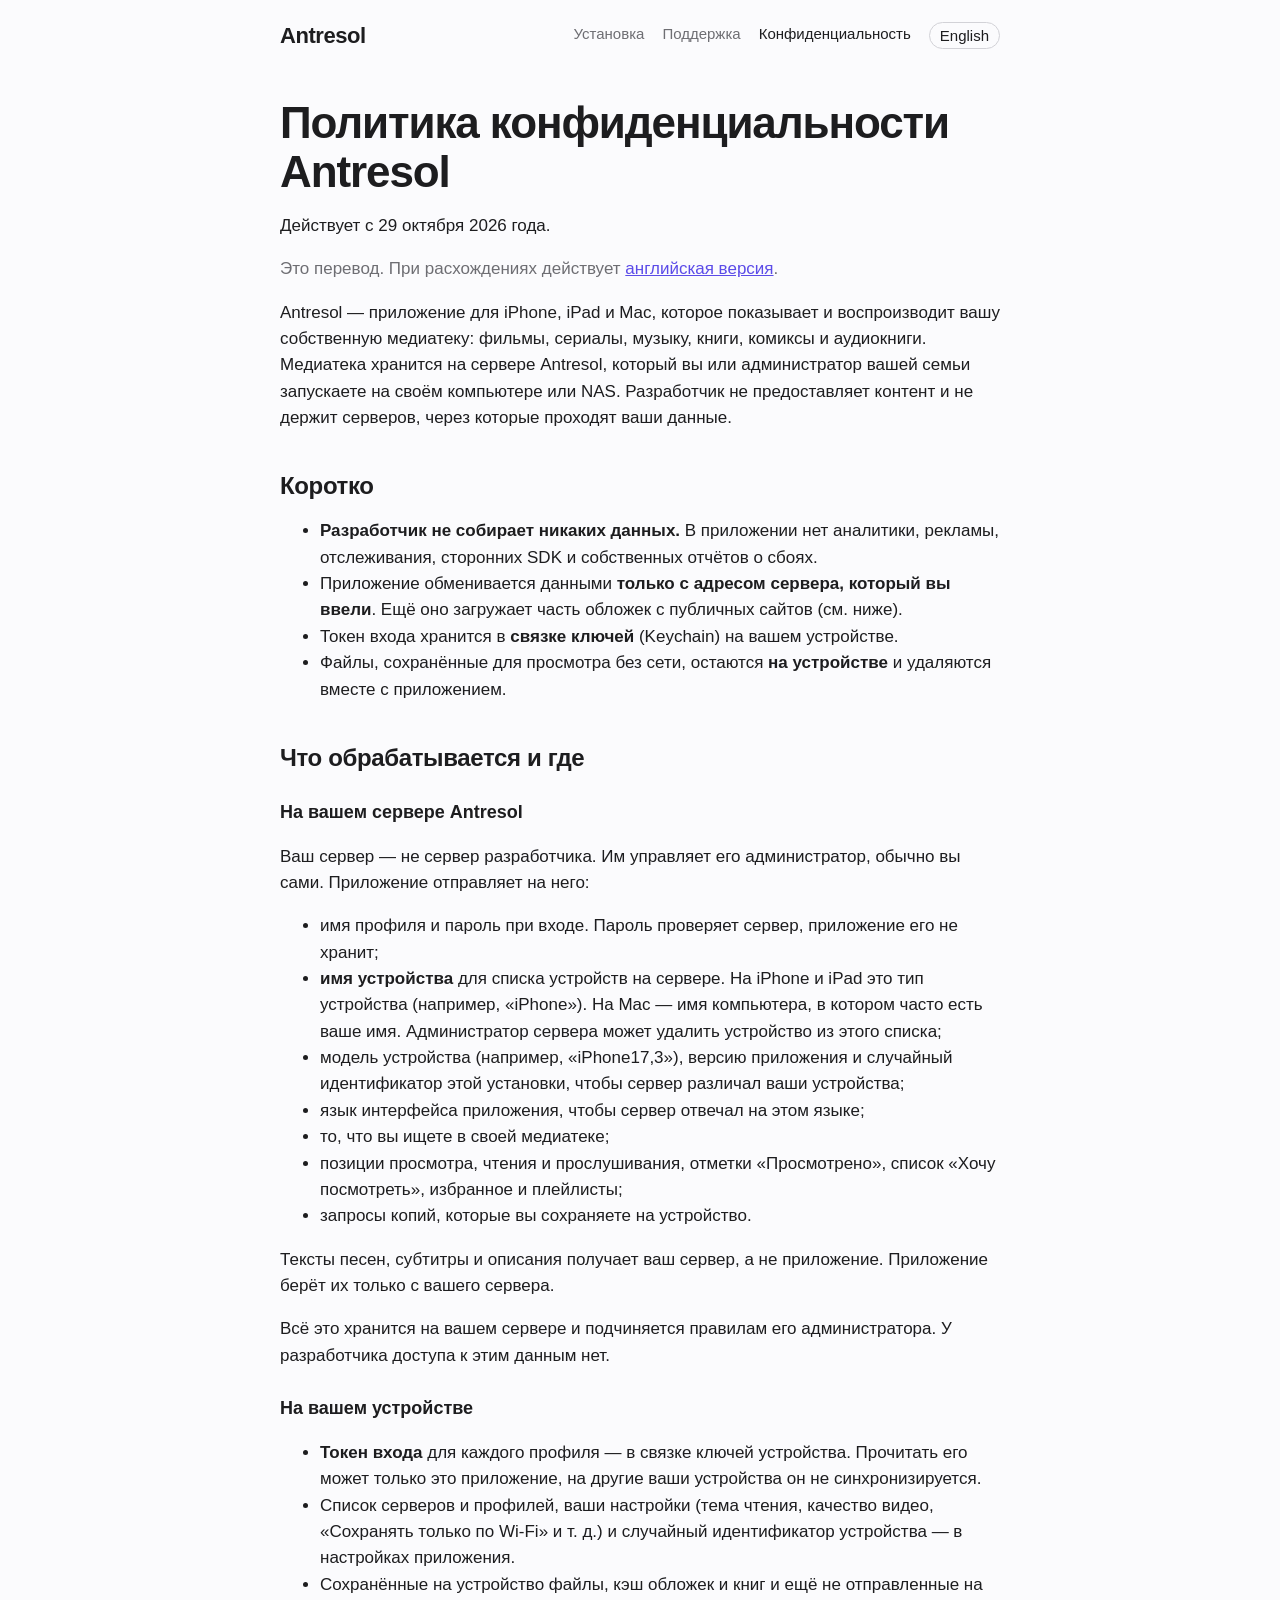
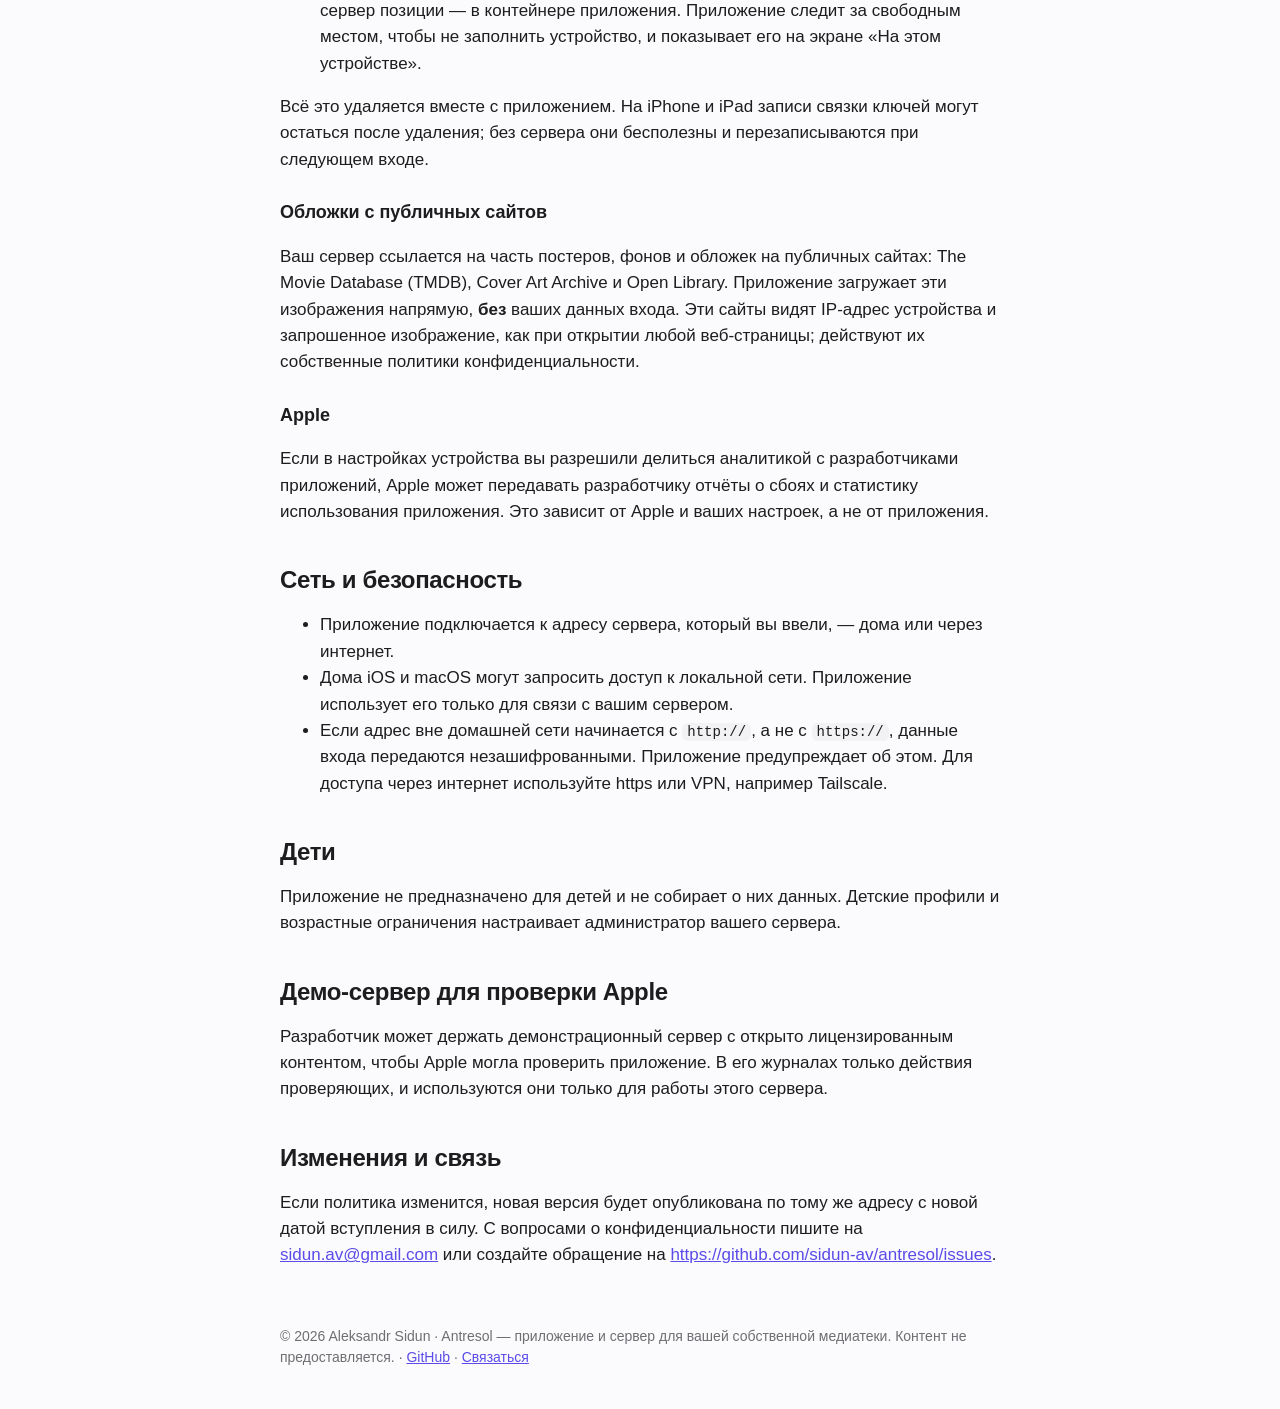
<file: docs/ru/privacy.html>
<!doctype html>
<html lang="ru"><head><meta charset="utf-8"><meta name="viewport" content="width=device-width,initial-scale=1">
<title>Политика конфиденциальности — Antresol</title><meta name="description" content="Политика конфиденциальности приложения Antresol.">
<link rel="alternate" hreflang="en" href="https://sidun-av.github.io/antresol/privacy.html"><link rel="alternate" hreflang="ru" href="https://sidun-av.github.io/antresol/ru/privacy.html">
<link rel="stylesheet" href="../style.css"></head>
<body><header><a class="brand" href="index.html">Antresol</a><nav><a href="install.html">Установка</a><a href="support.html">Поддержка</a><a href="privacy.html" aria-current="page">Конфиденциальность</a><a class="lang" href="../privacy.html" hreflang="en" lang="en">English</a></nav></header>
<main>
<h1>Политика конфиденциальности Antresol</h1>
<p>Действует с 29 октября 2026 года.</p>
<p class="muted">Это перевод. При расхождениях действует <a href="../privacy.html">английская версия</a>.</p>
<p>Antresol — приложение для iPhone, iPad и Mac, которое показывает и воспроизводит вашу собственную медиатеку: фильмы, сериалы, музыку, книги, комиксы и аудиокниги. Медиатека хранится на сервере Antresol, который вы или администратор вашей семьи запускаете на своём компьютере или NAS. Разработчик не предоставляет контент и не держит серверов, через которые проходят ваши данные.</p>
<h2>Коротко</h2>
<ul>
<li><strong>Разработчик не собирает никаких данных.</strong> В приложении нет аналитики, рекламы, отслеживания, сторонних SDK и собственных отчётов о сбоях.</li>
<li>Приложение обменивается данными <strong>только с адресом сервера, который вы ввели</strong>. Ещё оно загружает часть обложек с публичных сайтов (см. ниже).</li>
<li>Токен входа хранится в <strong>связке ключей</strong> (Keychain) на вашем устройстве.</li>
<li>Файлы, сохранённые для просмотра без сети, остаются <strong>на устройстве</strong> и удаляются вместе с приложением.</li>
</ul>
<h2>Что обрабатывается и где</h2>
<h3>На вашем сервере Antresol</h3>
<p>Ваш сервер — не сервер разработчика. Им управляет его администратор, обычно вы сами. Приложение отправляет на него:</p>
<ul>
<li>имя профиля и пароль при входе. Пароль проверяет сервер, приложение его не хранит;</li>
<li><strong>имя устройства</strong> для списка устройств на сервере. На iPhone и iPad это тип устройства (например, «iPhone»). На Mac — имя компьютера, в котором часто есть ваше имя. Администратор сервера может удалить устройство из этого списка;</li>
<li>модель устройства (например, «iPhone17,3»), версию приложения и случайный идентификатор этой установки, чтобы сервер различал ваши устройства;</li>
<li>язык интерфейса приложения, чтобы сервер отвечал на этом языке;</li>
<li>то, что вы ищете в своей медиатеке;</li>
<li>позиции просмотра, чтения и прослушивания, отметки «Просмотрено», список «Хочу посмотреть», избранное и плейлисты;</li>
<li>запросы копий, которые вы сохраняете на устройство.</li>
</ul>
<p>Тексты песен, субтитры и описания получает ваш сервер, а не приложение. Приложение берёт их только с вашего сервера.</p>
<p>Всё это хранится на вашем сервере и подчиняется правилам его администратора. У разработчика доступа к этим данным нет.</p>
<h3>На вашем устройстве</h3>
<ul>
<li><strong>Токен входа</strong> для каждого профиля — в связке ключей устройства. Прочитать его может только это приложение, на другие ваши устройства он не синхронизируется.</li>
<li>Список серверов и профилей, ваши настройки (тема чтения, качество видео, «Сохранять только по Wi-Fi» и т. д.) и случайный идентификатор устройства — в настройках приложения.</li>
<li>Сохранённые на устройство файлы, кэш обложек и книг и ещё не отправленные на сервер позиции — в контейнере приложения. Приложение следит за свободным местом, чтобы не заполнить устройство, и показывает его на экране «На этом устройстве».</li>
</ul>
<p>Всё это удаляется вместе с приложением. На iPhone и iPad записи связки ключей могут остаться после удаления; без сервера они бесполезны и перезаписываются при следующем входе.</p>
<h3>Обложки с публичных сайтов</h3>
<p>Ваш сервер ссылается на часть постеров, фонов и обложек на публичных сайтах: The Movie Database (TMDB), Cover Art Archive и Open Library. Приложение загружает эти изображения напрямую, <strong>без</strong> ваших данных входа. Эти сайты видят IP-адрес устройства и запрошенное изображение, как при открытии любой веб-страницы; действуют их собственные политики конфиденциальности.</p>
<h3>Apple</h3>
<p>Если в настройках устройства вы разрешили делиться аналитикой с разработчиками приложений, Apple может передавать разработчику отчёты о сбоях и статистику использования приложения. Это зависит от Apple и ваших настроек, а не от приложения.</p>
<h2>Сеть и безопасность</h2>
<ul>
<li>Приложение подключается к адресу сервера, который вы ввели, — дома или через интернет.</li>
<li>Дома iOS и macOS могут запросить доступ к локальной сети. Приложение использует его только для связи с вашим сервером.</li>
<li>Если адрес вне домашней сети начинается с <code>http://</code>, а не с <code>https://</code>, данные входа передаются незашифрованными. Приложение предупреждает об этом. Для доступа через интернет используйте https или VPN, например Tailscale.</li>
</ul>
<h2>Дети</h2>
<p>Приложение не предназначено для детей и не собирает о них данных. Детские профили и возрастные ограничения настраивает администратор вашего сервера.</p>
<h2>Демо-сервер для проверки Apple</h2>
<p>Разработчик может держать демонстрационный сервер с открыто лицензированным контентом, чтобы Apple могла проверить приложение. В его журналах только действия проверяющих, и используются они только для работы этого сервера.</p>
<h2>Изменения и связь</h2>
<p>Если политика изменится, новая версия будет опубликована по тому же адресу с новой датой вступления в силу. С вопросами о конфиденциальности пишите на <a href="mailto:sidun.av@gmail.com">sidun.av@gmail.com</a> или создайте обращение на <a href="https://github.com/sidun-av/antresol/issues">https://github.com/sidun-av/antresol/issues</a>.</p>
</main>
<footer>© 2026 Aleksandr Sidun · Antresol — приложение и сервер для вашей собственной медиатеки. Контент не предоставляется. · <a href="https://github.com/sidun-av/antresol">GitHub</a> · <a href="https://github.com/sidun-av/antresol/issues">Связаться</a></footer>
</body></html>
</file>
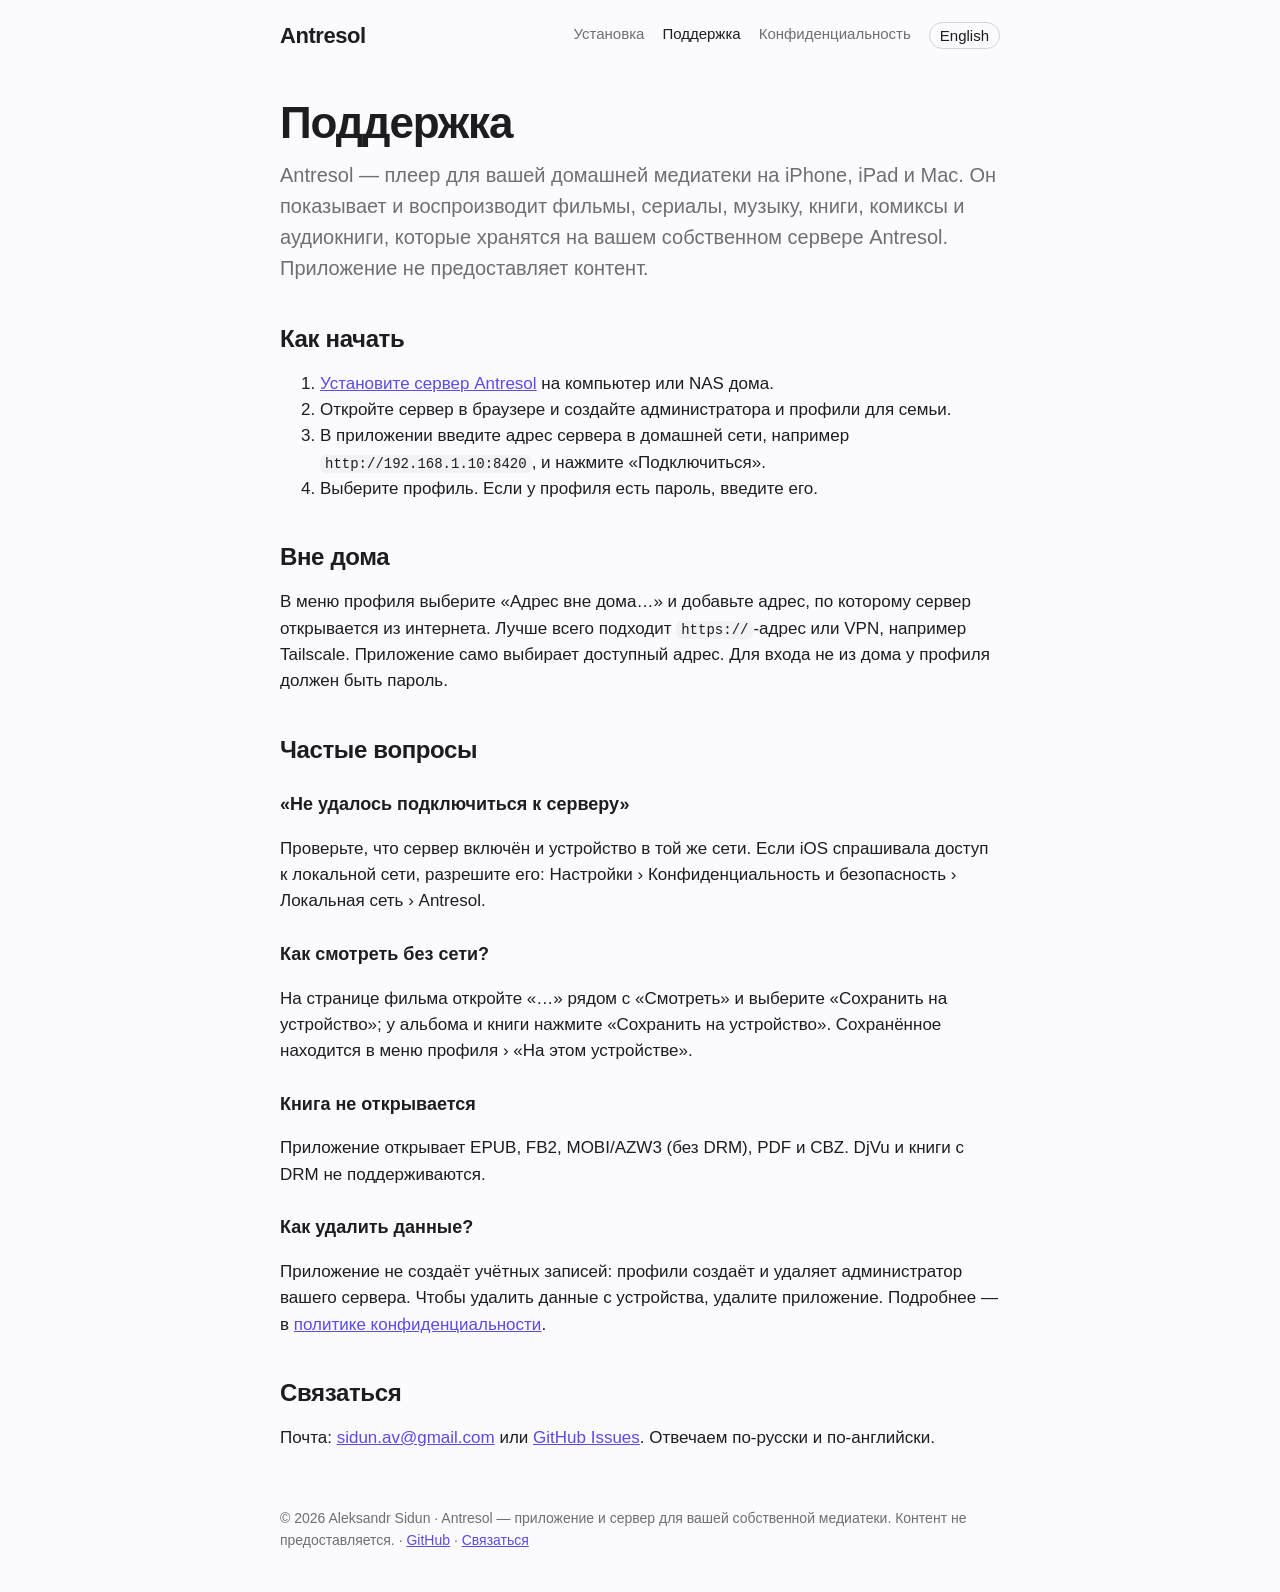
<file: docs/ru/support.html>
<!doctype html>
<html lang="ru"><head><meta charset="utf-8"><meta name="viewport" content="width=device-width,initial-scale=1">
<title>Поддержка — Antresol</title><meta name="description" content="Как подключить приложение Antresol к своему серверу.">
<link rel="alternate" hreflang="en" href="https://sidun-av.github.io/antresol/support.html"><link rel="alternate" hreflang="ru" href="https://sidun-av.github.io/antresol/ru/support.html">
<link rel="stylesheet" href="../style.css"></head>
<body><header><a class="brand" href="index.html">Antresol</a><nav><a href="install.html">Установка</a><a href="support.html" aria-current="page">Поддержка</a><a href="privacy.html">Конфиденциальность</a><a class="lang" href="../support.html" hreflang="en" lang="en">English</a></nav></header>
<main>
<h1>Поддержка</h1>
<p class="lead">Antresol — плеер для вашей домашней медиатеки на iPhone, iPad и Mac. Он показывает и воспроизводит фильмы, сериалы, музыку, книги, комиксы и аудиокниги, которые хранятся на вашем собственном сервере Antresol. Приложение не предоставляет контент.</p>
<h2>Как начать</h2>
<ol>
<li><a href="install.html">Установите сервер Antresol</a> на компьютер или NAS дома.</li>
<li>Откройте сервер в браузере и создайте администратора и профили для семьи.</li>
<li>В приложении введите адрес сервера в домашней сети, например <code>http://192.168.1.10:8420</code>, и нажмите «Подключиться».</li>
<li>Выберите профиль. Если у профиля есть пароль, введите его.</li>
</ol>
<h2>Вне дома</h2>
<p>В меню профиля выберите «Адрес вне дома…» и добавьте адрес, по которому сервер открывается из интернета. Лучше всего подходит <code>https://</code>-адрес или VPN, например Tailscale. Приложение само выбирает доступный адрес. Для входа не из дома у профиля должен быть пароль.</p>
<h2>Частые вопросы</h2>
<h3>«Не удалось подключиться к серверу»</h3>
<p>Проверьте, что сервер включён и устройство в той же сети. Если iOS спрашивала доступ к локальной сети, разрешите его: Настройки › Конфиденциальность и безопасность › Локальная сеть › Antresol.</p>
<h3>Как смотреть без сети?</h3>
<p>На странице фильма откройте «…» рядом с «Смотреть» и выберите «Сохранить на устройство»; у альбома и книги нажмите «Сохранить на устройство». Сохранённое находится в меню профиля › «На этом устройстве».</p>
<h3>Книга не открывается</h3>
<p>Приложение открывает EPUB, FB2, MOBI/AZW3 (без DRM), PDF и CBZ. DjVu и книги с DRM не поддерживаются.</p>
<h3>Как удалить данные?</h3>
<p>Приложение не создаёт учётных записей: профили создаёт и удаляет администратор вашего сервера. Чтобы удалить данные с устройства, удалите приложение. Подробнее — в <a href="privacy.html">политике конфиденциальности</a>.</p>
<h2>Связаться</h2>
<p>Почта: <a href="mailto:sidun.av@gmail.com">sidun.av@gmail.com</a> или <a href="https://github.com/sidun-av/antresol/issues">GitHub Issues</a>. Отвечаем по-русски и по-английски.</p>
</main>
<footer>© 2026 Aleksandr Sidun · Antresol — приложение и сервер для вашей собственной медиатеки. Контент не предоставляется. · <a href="https://github.com/sidun-av/antresol">GitHub</a> · <a href="https://github.com/sidun-av/antresol/issues">Связаться</a></footer>
</body></html>
</file>
<file: docs/style.css>
:root{--bg:#fbfbfd;--fg:#1d1d1f;--muted:#6e6e73;--line:#d2d2d7;--card:#fff;--accent:#5b4be8;--code:#f2f2f5}
@media (prefers-color-scheme:dark){:root{--bg:#0b0b10;--fg:#f5f5f7;--muted:#a1a1a6;--line:#2c2c33;--card:#16161d;--accent:#9d8cff;--code:#1d1d26}}
*{box-sizing:border-box}
body{margin:0;background:var(--bg);color:var(--fg);font:17px/1.55 -apple-system,BlinkMacSystemFont,"SF Pro Text","Segoe UI",Roboto,sans-serif;-webkit-text-size-adjust:100%}
header,main,footer{max-width:760px;margin:0 auto;padding:0 20px}
header{display:flex;align-items:center;justify-content:space-between;gap:16px;padding-top:22px;padding-bottom:22px;flex-wrap:wrap}
.brand{font:700 22px/1 -apple-system,"SF Pro Display",sans-serif;letter-spacing:-.02em;color:var(--fg);text-decoration:none}
nav{display:flex;gap:18px;flex-wrap:wrap}
nav a{color:var(--muted);text-decoration:none;font-size:15px}
nav a:hover,nav a[aria-current]{color:var(--fg)}
h1{font:700 clamp(32px,6vw,44px)/1.1 -apple-system,"SF Pro Display",sans-serif;letter-spacing:-.025em;margin:28px 0 12px}
h2{font:600 24px/1.25 -apple-system,"SF Pro Display",sans-serif;letter-spacing:-.015em;margin:40px 0 10px}
h3{font-size:18px;margin:26px 0 6px}
p,li{color:var(--fg)}
.lead{font-size:20px;color:var(--muted);margin-top:0}
a{color:var(--accent)}
code,pre{font:14px/1.5 ui-monospace,"SF Mono",Menlo,monospace;background:var(--code);border-radius:6px}
code{padding:1px 5px}
pre{padding:14px 16px;overflow-x:auto}
.grid{display:grid;grid-template-columns:repeat(auto-fit,minmax(210px,1fr));gap:14px;margin:22px 0}
.card{background:var(--card);border:1px solid var(--line);border-radius:14px;padding:16px 18px}
.card h3{margin:0 0 4px;font-size:17px}
.card p{margin:0;color:var(--muted);font-size:15px}
.btn{display:inline-block;background:var(--accent);color:#fff;text-decoration:none;border-radius:980px;padding:10px 20px;font-weight:600;margin:6px 10px 6px 0}
.btn.secondary{background:transparent;color:var(--accent);border:1px solid var(--accent)}
table{border-collapse:collapse;width:100%;font-size:15px}
td,th{border-bottom:1px solid var(--line);padding:8px 6px;text-align:left;vertical-align:top}
.muted{color:var(--muted)}
footer{color:var(--muted);font-size:14px;padding-top:40px;padding-bottom:40px}
nav a.lang{border:1px solid var(--line);border-radius:980px;padding:1px 10px;color:var(--fg)}
</file>
